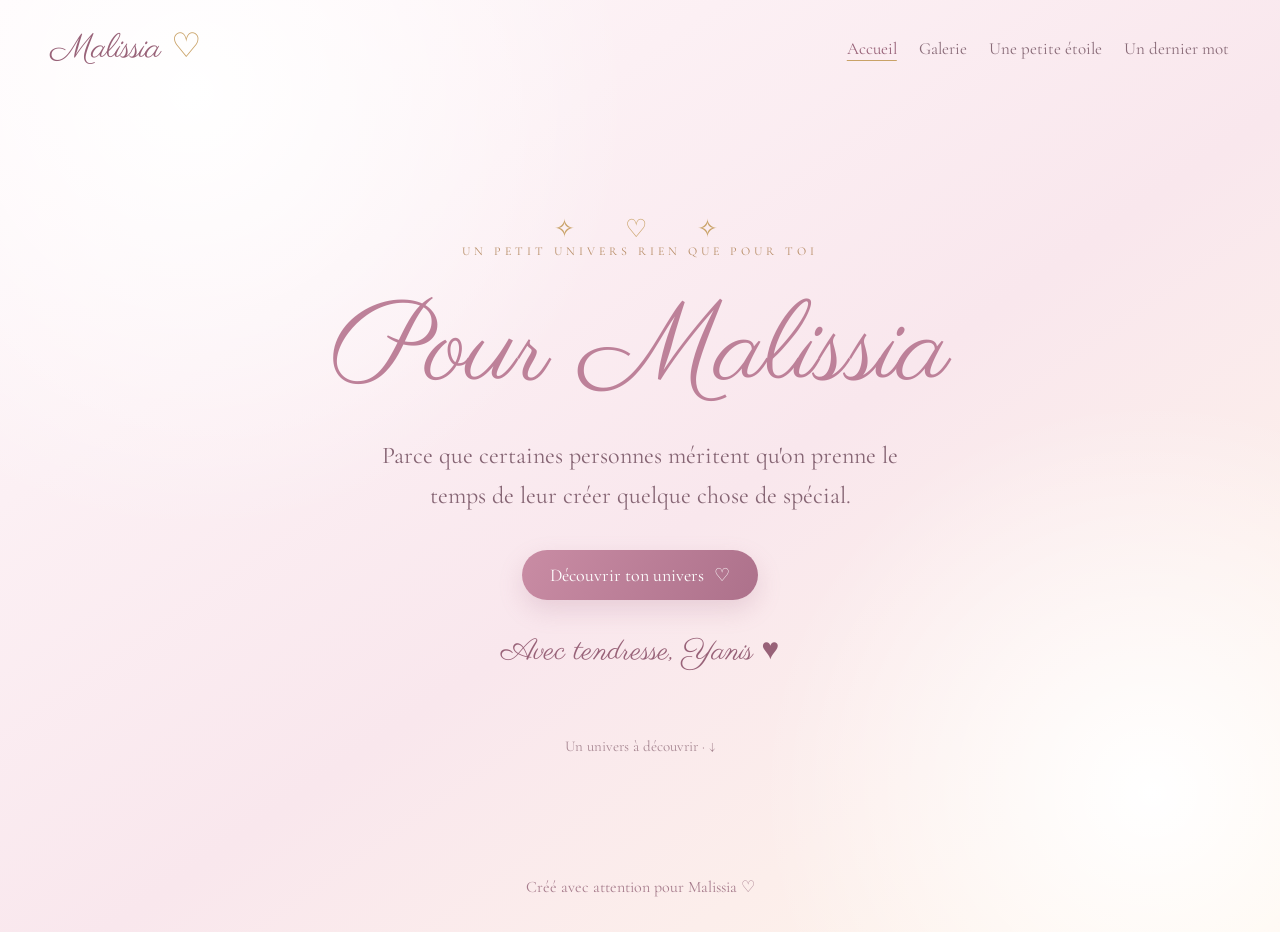
<file: index.html>
<!DOCTYPE html>
<html lang="fr">
<head>
  <meta charset="UTF-8">
  <meta name="viewport" content="width=device-width, initial-scale=1">
  <meta name="theme-color" content="#fff2f6">
  <title>Pour Malissia ♡</title>
  <link rel="preconnect" href="https://fonts.googleapis.com">
  <link rel="preconnect" href="https://fonts.gstatic.com" crossorigin>
  <link href="https://fonts.googleapis.com/css2?family=Cormorant+Garamond:wght@400;500;600;700&family=Parisienne&display=swap" rel="stylesheet">
  <link rel="stylesheet" href="style.css">
  <link rel="stylesheet" href="animations.css">
</head>
<body class="home-page">

  <div class="petals" aria-hidden="true"></div>

  <header class="site-header">
    <a class="brand" href="index.html">Malissia <span>♡</span></a>
    <nav class="site-nav">
      <a class="active" href="index.html">Accueil</a>
      <a href="galerie.html">Galerie</a>
      <a href="son.html">Une petite étoile</a>
      <a href="message.html">Un dernier mot</a>
    </nav>
  </header>

  <main class="home-hero">
    <div class="hero-decoration">✧ &nbsp; ♡ &nbsp; ✧</div>
    <p class="eyebrow fade-in">Un petit univers rien que pour toi</p>
    <h1 class="hero-title soft-appear">Pour Malissia</h1>
    <p class="hero-text fade-in">
      Parce que certaines personnes méritent qu'on prenne le temps
      de leur créer quelque chose de spécial.
    </p>

    <a class="primary-button button-pulse" href="galerie.html">
      Découvrir ton univers <span>♡</span>
    </a>

    <p class="hero-signature">Avec tendresse, Yanis ♥</p>
    <div class="scroll-note">Un univers à découvrir · ↓</div>
  </main>

  <footer class="site-footer">
    Créé avec attention pour Malissia ♡
  </footer>

  <script>
    const petals = document.querySelector(".petals");

    for (let i = 0; i < 22; i++) {
      const petal = document.createElement("span");
      petal.className = "petal";
      petal.textContent = "✿";
      petal.style.left = Math.random() * 100 + "%";
      petal.style.animationDuration = (9 + Math.random() * 10) + "s";
      petal.style.animationDelay = (Math.random() * 10) + "s";
      petal.style.fontSize = (12 + Math.random() * 13) + "px";
      petals.appendChild(petal);
    }
  </script>

</body>
</html>
</file>
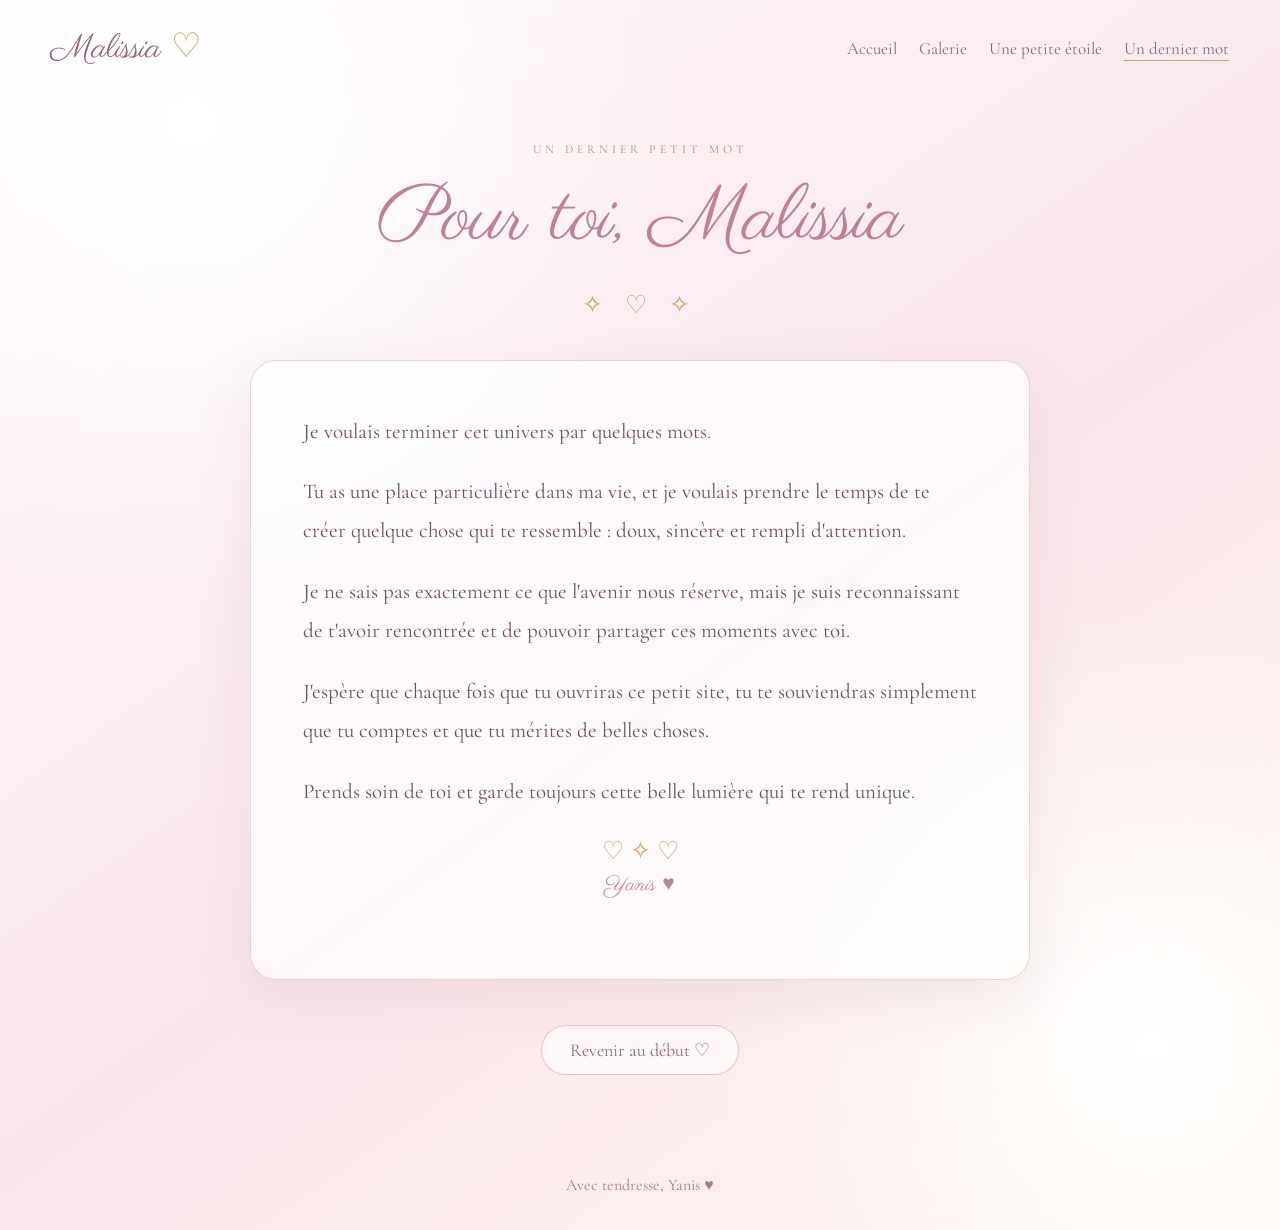
<file: message.html>
<!DOCTYPE html>
<html lang="fr">
<head>
  <meta charset="UTF-8">
  <meta name="viewport" content="width=device-width, initial-scale=1">
  <meta name="theme-color" content="#fff2f6">
  <title>Quelques mots pour toi ♡</title>
  <link rel="preconnect" href="https://fonts.googleapis.com">
  <link rel="preconnect" href="https://fonts.gstatic.com" crossorigin>
  <link href="https://fonts.googleapis.com/css2?family=Cormorant+Garamond:wght@400;500;600;700&family=Parisienne&display=swap" rel="stylesheet">
  <link rel="stylesheet" href="style.css">
  <link rel="stylesheet" href="animations.css">
</head>
<body>

  <div class="petals" aria-hidden="true"></div>

  <header class="site-header">
    <a class="brand" href="index.html">Malissia <span>♡</span></a>
    <nav class="site-nav">
      <a href="index.html">Accueil</a>
      <a href="galerie.html">Galerie</a>
      <a href="son.html">Une petite étoile</a>
      <a class="active" href="message.html">Un dernier mot</a>
    </nav>
  </header>

  <main class="page-container narrow-container">
    <section class="page-heading fade-in">
      <p class="eyebrow">Un dernier petit mot</p>
      <h1 class="script-title">Pour toi, Malissia</h1>
      <div class="ornament">✧ ♡ ✧</div>
    </section>

    <article class="glass-card final-message fade-in">
      <p>
        Je voulais terminer cet univers par quelques mots.
      </p>

      <p>
        Tu as une place particulière dans ma vie, et je voulais
        prendre le temps de te créer quelque chose qui te ressemble :
        doux, sincère et rempli d'attention.
      </p>

      <p>
        Je ne sais pas exactement ce que l'avenir nous réserve,
        mais je suis reconnaissant de t'avoir rencontrée et de
        pouvoir partager ces moments avec toi.
      </p>

      <p>
        J'espère que chaque fois que tu ouvriras ce petit site,
        tu te souviendras simplement que tu comptes et que tu
        mérites de belles choses.
      </p>

      <p>
        Prends soin de toi et garde toujours cette belle lumière
        qui te rend unique.
      </p>

      <div class="message-divider">♡ ✧ ♡</div>
      <p class="quote-signature">Yanis ♥</p>
    </article>

    <div class="center-action">
      <a class="secondary-button" href="index.html">Revenir au début ♡</a>
    </div>
  </main>

  <footer class="site-footer">Avec tendresse, Yanis ♥</footer>

</body>
</html>
</file>
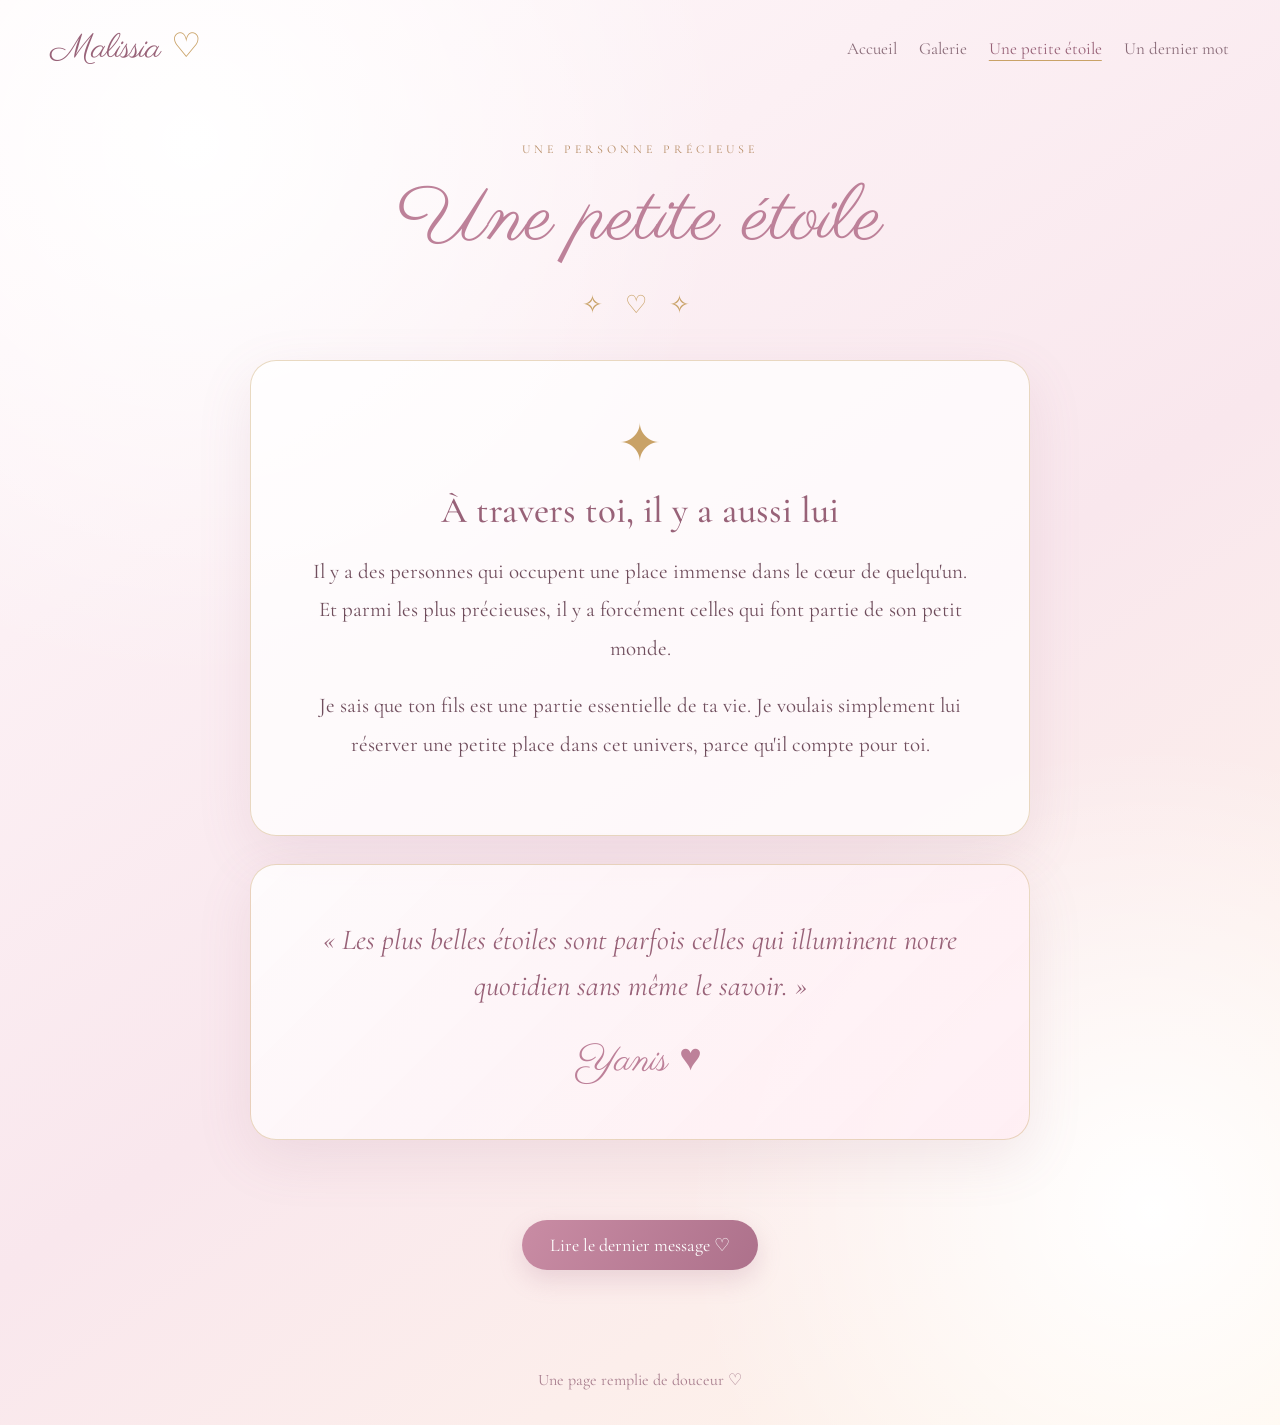
<file: son.html>
<!DOCTYPE html>
<html lang="fr">
<head>
  <meta charset="UTF-8">
  <meta name="viewport" content="width=device-width, initial-scale=1">
  <meta name="theme-color" content="#fff2f6">
  <title>Une petite étoile ♡</title>
  <link rel="preconnect" href="https://fonts.googleapis.com">
  <link rel="preconnect" href="https://fonts.gstatic.com" crossorigin>
  <link href="https://fonts.googleapis.com/css2?family=Cormorant+Garamond:wght@400;500;600;700&family=Parisienne&display=swap" rel="stylesheet">
  <link rel="stylesheet" href="style.css">
  <link rel="stylesheet" href="animations.css">
</head>
<body>

  <div class="petals" aria-hidden="true"></div>

  <header class="site-header">
    <a class="brand" href="index.html">Malissia <span>♡</span></a>
    <nav class="site-nav">
      <a href="index.html">Accueil</a>
      <a href="galerie.html">Galerie</a>
      <a class="active" href="son.html">Une petite étoile</a>
      <a href="message.html">Un dernier mot</a>
    </nav>
  </header>

  <main class="page-container narrow-container">
    <section class="page-heading fade-in">
      <p class="eyebrow">Une personne précieuse</p>
      <h1 class="script-title">Une petite étoile</h1>
      <div class="ornament">✧ ♡ ✧</div>
    </section>

    <section class="glass-card fade-in">
      <div class="big-star">✦</div>
      <h2>À travers toi, il y a aussi lui</h2>
      <p>
        Il y a des personnes qui occupent une place immense dans le
        cœur de quelqu'un. Et parmi les plus précieuses, il y a
        forcément celles qui font partie de son petit monde.
      </p>
      <p>
        Je sais que ton fils est une partie essentielle de ta vie.
        Je voulais simplement lui réserver une petite place dans
        cet univers, parce qu'il compte pour toi.
      </p>
    </section>

    <section class="quote-card fade-in">
      <p class="quote">
        « Les plus belles étoiles sont parfois celles qui illuminent
        notre quotidien sans même le savoir. »
      </p>
      <p class="quote-signature">Yanis ♥</p>
    </section>

    <div class="center-action">
      <a class="primary-button" href="message.html">Lire le dernier message ♡</a>
    </div>
  </main>

  <footer class="site-footer">Une page remplie de douceur ♡</footer>

</body>
</html>
</file>
<file: style.css>
:root {
  --pink: #bd8199;
  --pink-dark: #986278;
  --pink-light: #f8e4eb;
  --gold: #c9a267;
  --text: #704e5d;
  --white: #fff;
  --glass: rgba(255, 255, 255, 0.72);
  --shadow: 0 18px 55px rgba(160, 104, 128, 0.12);
}

* {
  margin: 0;
  padding: 0;
  box-sizing: border-box;
}

html {
  scroll-behavior: smooth;
}

body {
  min-height: 100vh;
  overflow-x: hidden;
  color: var(--text);
  font-family: "Cormorant Garamond", Georgia, serif;
  background:
    radial-gradient(circle at 15% 10%, #fff 0, transparent 32%),
    radial-gradient(circle at 90% 85%, #fff 0, transparent 28%),
    linear-gradient(145deg, #fff9fb, #f9e7ed 55%, #fff5e9);
}

body.no-scroll {
  overflow: hidden;
}

a {
  color: inherit;
}

button {
  font: inherit;
}

.site-header {
  position: relative;
  z-index: 5;
  width: min(1180px, 92%);
  margin: 0 auto;
  padding: 25px 0;
  display: flex;
  justify-content: space-between;
  align-items: center;
  gap: 25px;
}

.brand {
  text-decoration: none;
  font-family: "Parisienne", cursive;
  font-size: 34px;
  color: var(--pink-dark);
  white-space: nowrap;
}

.brand span {
  color: var(--gold);
}

.site-nav {
  display: flex;
  align-items: center;
  justify-content: flex-end;
  flex-wrap: wrap;
  gap: 10px 22px;
}

.site-nav a {
  text-decoration: none;
  font-size: 17px;
  color: #896b78;
  transition: color .25s ease;
}

.site-nav a:hover,
.site-nav a.active {
  color: var(--pink-dark);
}

.site-nav a.active {
  text-decoration: underline;
  text-decoration-color: var(--gold);
  text-underline-offset: 6px;
}

.home-hero {
  position: relative;
  z-index: 1;
  min-height: calc(100vh - 145px);
  padding: 75px 20px 55px;
  display: flex;
  flex-direction: column;
  align-items: center;
  justify-content: center;
  text-align: center;
}

.hero-decoration,
.ornament {
  color: var(--gold);
  font-size: 25px;
  letter-spacing: 8px;
}

.eyebrow {
  color: #b58a62;
  text-transform: uppercase;
  letter-spacing: 4px;
  font-size: 12px;
  margin-bottom: 18px;
}

.hero-title,
.script-title {
  font-family: "Parisienne", cursive;
  font-weight: 400;
  color: var(--pink);
}

.hero-title {
  font-size: clamp(65px, 12vw, 112px);
  line-height: 1.15;
  margin: 12px 0 20px;
}

.hero-text {
  max-width: 570px;
  font-size: clamp(20px, 3vw, 24px);
  line-height: 1.65;
  color: #866574;
}

.hero-signature {
  margin-top: 32px;
  font-family: "Parisienne", cursive;
  font-size: 30px;
  color: var(--pink-dark);
}

.scroll-note {
  margin-top: 65px;
  color: #a98994;
  font-size: 15px;
}

.primary-button,
.secondary-button {
  display: inline-flex;
  align-items: center;
  justify-content: center;
  gap: 10px;
  min-height: 50px;
  padding: 13px 28px;
  border-radius: 40px;
  text-decoration: none;
  font-size: 18px;
  transition: transform .25s ease, box-shadow .25s ease, background .25s ease;
}

.primary-button {
  margin-top: 35px;
  color: white;
  background: linear-gradient(120deg, #c98ca4, #ad718b);
  box-shadow: 0 10px 25px rgba(173, 113, 139, .22);
}

.secondary-button {
  color: var(--pink-dark);
  background: rgba(255,255,255,.65);
  border: 1px solid rgba(189,129,153,.45);
}

.primary-button:hover,
.secondary-button:hover {
  transform: translateY(-4px);
  box-shadow: 0 13px 28px rgba(173, 113, 139, .2);
}

.page-container {
  position: relative;
  z-index: 1;
  width: min(1100px, 92%);
  margin: 35px auto 75px;
}

.narrow-container {
  width: min(780px, 92%);
}

.page-heading {
  text-align: center;
  margin: 45px auto 40px;
}

.script-title {
  font-size: clamp(48px, 9vw, 78px);
  line-height: 1.2;
  margin-bottom: 15px;
}

.lead {
  max-width: 650px;
  margin: 0 auto;
  font-size: 21px;
  line-height: 1.6;
  color: #866574;
}

.ornament {
  margin-top: 22px;
}

.gallery-grid {
  display: grid;
  grid-template-columns: repeat(4, minmax(0, 1fr));
  gap: 18px;
}

.gallery-item {
  display: block;
  width: 100%;
  padding: 8px;
  overflow: hidden;
  border: 1px solid rgba(201,162,103,.45);
  border-radius: 19px;
  background: rgba(255,255,255,.8);
  box-shadow: 0 10px 30px rgba(160,104,128,.1);
  cursor: pointer;
  transition: transform .3s ease, box-shadow .3s ease;
}

.gallery-item:hover {
  transform: translateY(-6px);
  box-shadow: var(--shadow);
}

.gallery-item img {
  display: block;
  width: 100%;
  aspect-ratio: 3 / 4;
  object-fit: cover;
  border-radius: 12px;
}

.center-action {
  display: flex;
  justify-content: center;
  margin: 45px 0 15px;
}

.glass-card,
.quote-card {
  padding: clamp(28px, 6vw, 52px);
  text-align: center;
  border: 1px solid rgba(201,162,103,.4);
  border-radius: 26px;
  background: var(--glass);
  box-shadow: var(--shadow);
}

.big-star {
  color: var(--gold);
  font-size: 52px;
  margin-bottom: 12px;
}

.glass-card h2 {
  color: var(--pink-dark);
  font-size: clamp(27px, 5vw, 37px);
  font-weight: 500;
  margin-bottom: 20px;
}

.glass-card p {
  font-size: 21px;
  line-height: 1.85;
  margin: 0 auto 18px;
}

.quote-card {
  margin-top: 28px;
  background: linear-gradient(135deg, rgba(255,255,255,.8), rgba(255,237,243,.85));
}

.quote {
  color: var(--pink-dark);
  font-size: clamp(22px, 4vw, 29px);
  font-style: italic;
  line-height: 1.6;
}

.quote-signature {
  margin-top: 25px;
  color: var(--pink);
  font-family: "Parisienne", cursive;
  font-size: 38px;
}

.final-message {
  text-align: left;
}

.final-message p {
  margin-bottom: 22px;
}

.message-divider {
  margin-top: 25px;
  text-align: center;
  color: var(--gold);
  font-size: 25px;
}

.final-message .quote-signature {
  text-align: center;
}

.site-footer {
  position: relative;
  z-index: 1;
  padding: 25px 15px 35px;
  text-align: center;
  color: #a77d8d;
  font-size: 16px;
}

/* Galerie : affichage agrandi */
.lightbox {
  position: fixed;
  inset: 0;
  z-index: 20;
  display: none;
  align-items: center;
  justify-content: center;
  padding: 65px 70px;
  background: rgba(38, 22, 31, .92);
}

.lightbox.open {
  display: flex;
}

.lightbox img {
  max-width: min(850px, 78vw);
  max-height: 78vh;
  object-fit: contain;
  border-radius: 12px;
  box-shadow: 0 15px 50px rgba(0,0,0,.35);
}

.lightbox-close,
.lightbox-arrow {
  position: absolute;
  border: 0;
  color: white;
  background: transparent;
  cursor: pointer;
}

.lightbox-close {
  top: 20px;
  right: 28px;
  font-size: 42px;
}

.lightbox-arrow {
  top: 50%;
  transform: translateY(-50%);
  font-size: 60px;
  padding: 10px;
}

.lightbox-arrow.previous {
  left: 15px;
}

.lightbox-arrow.next {
  right: 15px;
}

.lightbox-counter {
  position: absolute;
  bottom: 22px;
  color: white;
  font-size: 17px;
}

/* Petales décoratifs */
.petals {
  position: fixed;
  inset: 0;
  z-index: 0;
  overflow: hidden;
  pointer-events: none;
}

.petal {
  position: absolute;
  top: -35px;
  color: rgba(201, 139, 164, .55);
  animation: petalFall linear infinite;
}

@media (max-width: 800px) {
  .site-header {
    flex-direction: column;
    padding: 18px 0;
  }

  .site-nav {
    justify-content: center;
    gap: 12px 17px;
  }

  .gallery-grid {
    grid-template-columns: repeat(2, minmax(0, 1fr));
    gap: 13px;
  }

  .home-hero {
    min-height: calc(100vh - 170px);
    padding-top: 55px;
  }
}

@media (max-width: 420px) {
  .site-nav a {
    font-size: 15px;
  }

  .gallery-grid {
    gap: 9px;
  }

  .gallery-item {
    padding: 5px;
    border-radius: 13px;
  }

  .lightbox {
    padding: 55px 40px;
  }

  .lightbox img {
    max-width: 85vw;
  }
}
</file>
<file: animations.css>
@keyframes fadeIn {
  from {
    opacity: 0;
    transform: translateY(22px);
  }
  to {
    opacity: 1;
    transform: translateY(0);
  }
}

.fade-in {
  animation: fadeIn 1.1s ease both;
}

.soft-appear {
  animation: softAppear 1.5s ease both;
}

@keyframes softAppear {
  from {
    opacity: 0;
    filter: blur(9px);
    transform: scale(.96);
  }
  to {
    opacity: 1;
    filter: blur(0);
    transform: scale(1);
  }
}

@keyframes petalFall {
  0% {
    transform: translate3d(0, -5vh, 0) rotate(0deg);
    opacity: 0;
  }
  12% {
    opacity: .8;
  }
  85% {
    opacity: .7;
  }
  100% {
    transform: translate3d(45px, 110vh, 0) rotate(360deg);
    opacity: 0;
  }
}

.button-pulse {
  animation: buttonPulse 3s ease-in-out infinite;
}

@keyframes buttonPulse {
  0%, 100% {
    box-shadow: 0 10px 25px rgba(173,113,139,.2);
  }
  50% {
    box-shadow: 0 10px 32px rgba(201,139,164,.48);
  }
}

.gallery-item {
  animation: fadeIn .8s ease both;
}

.gallery-item:nth-child(2) { animation-delay: .08s; }
.gallery-item:nth-child(3) { animation-delay: .16s; }
.gallery-item:nth-child(4) { animation-delay: .24s; }
.gallery-item:nth-child(5) { animation-delay: .32s; }
.gallery-item:nth-child(6) { animation-delay: .40s; }
.gallery-item:nth-child(7) { animation-delay: .48s; }
.gallery-item:nth-child(8) { animation-delay: .56s; }

@media (prefers-reduced-motion: reduce) {
  *,
  *::before,
  *::after {
    scroll-behavior: auto !important;
    animation-duration: .01ms !important;
    animation-iteration-count: 1 !important;
    transition-duration: .01ms !important;
  }
}
</file>
